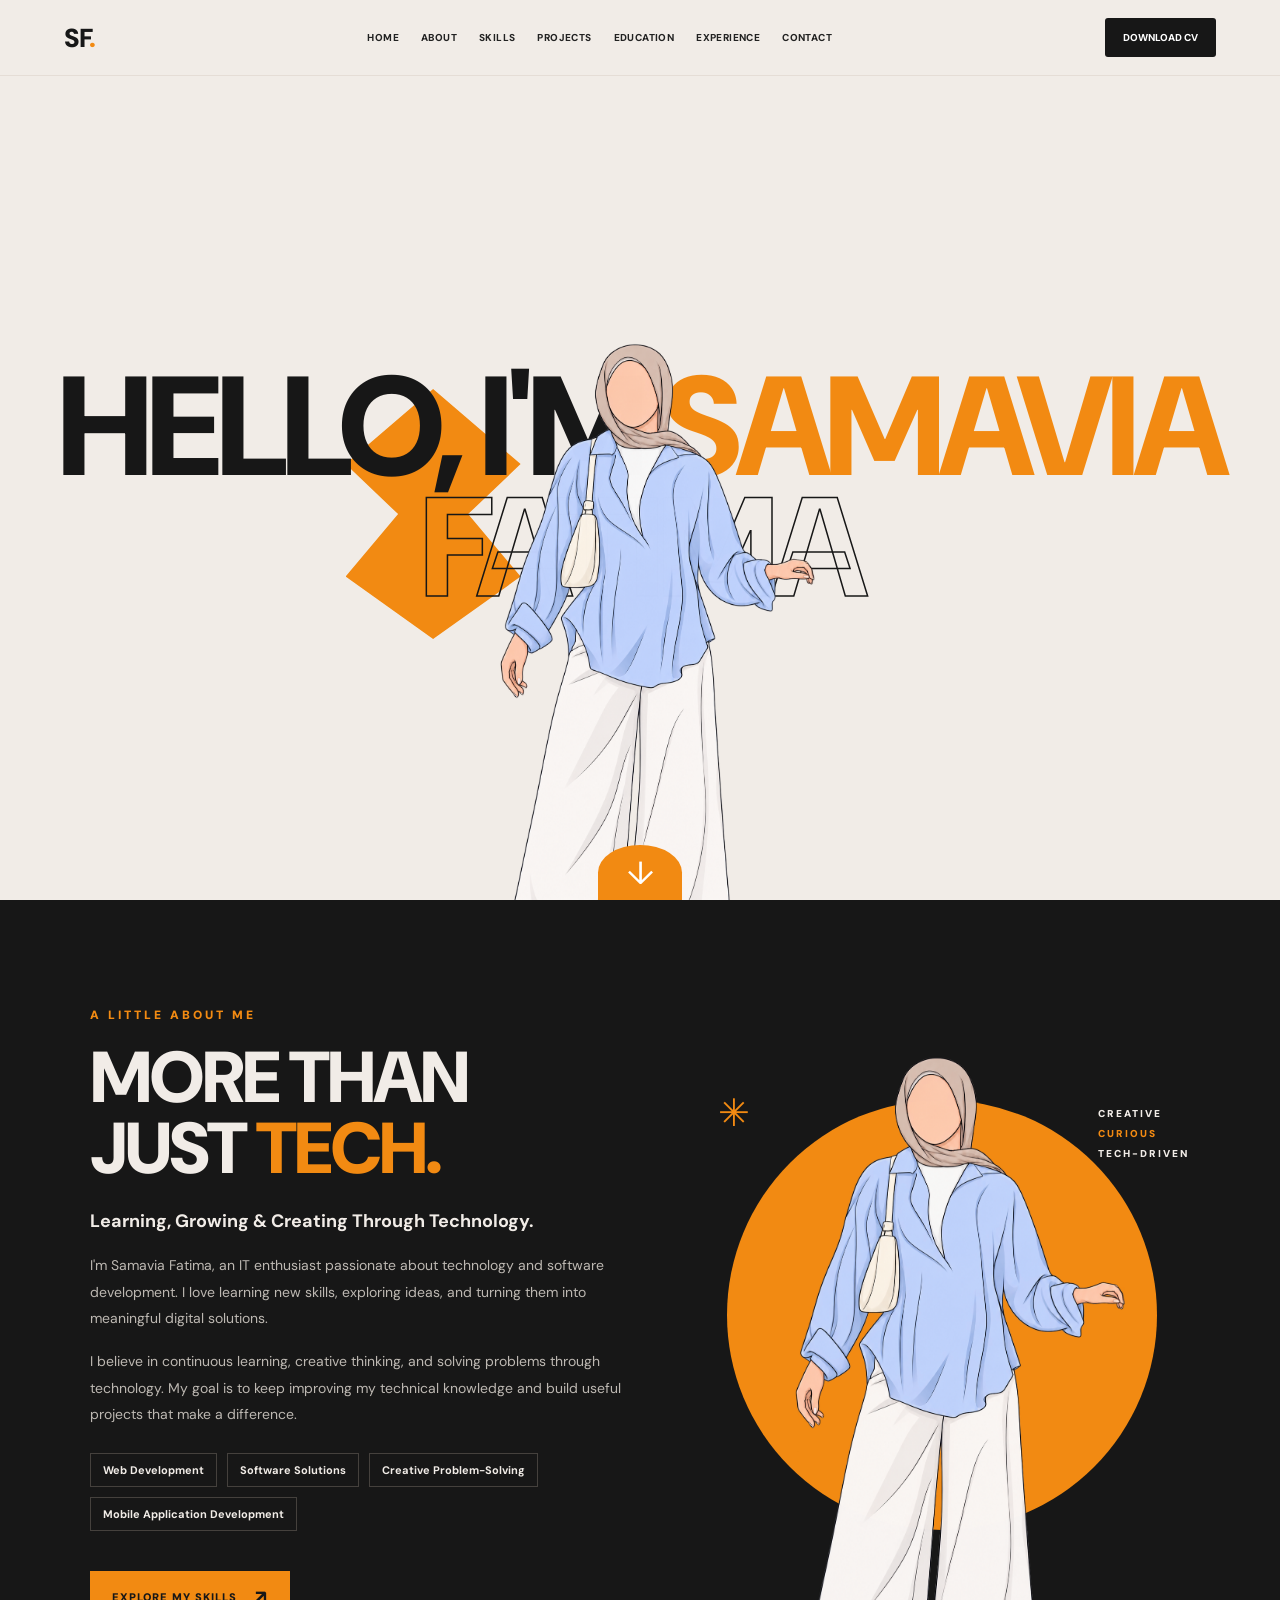
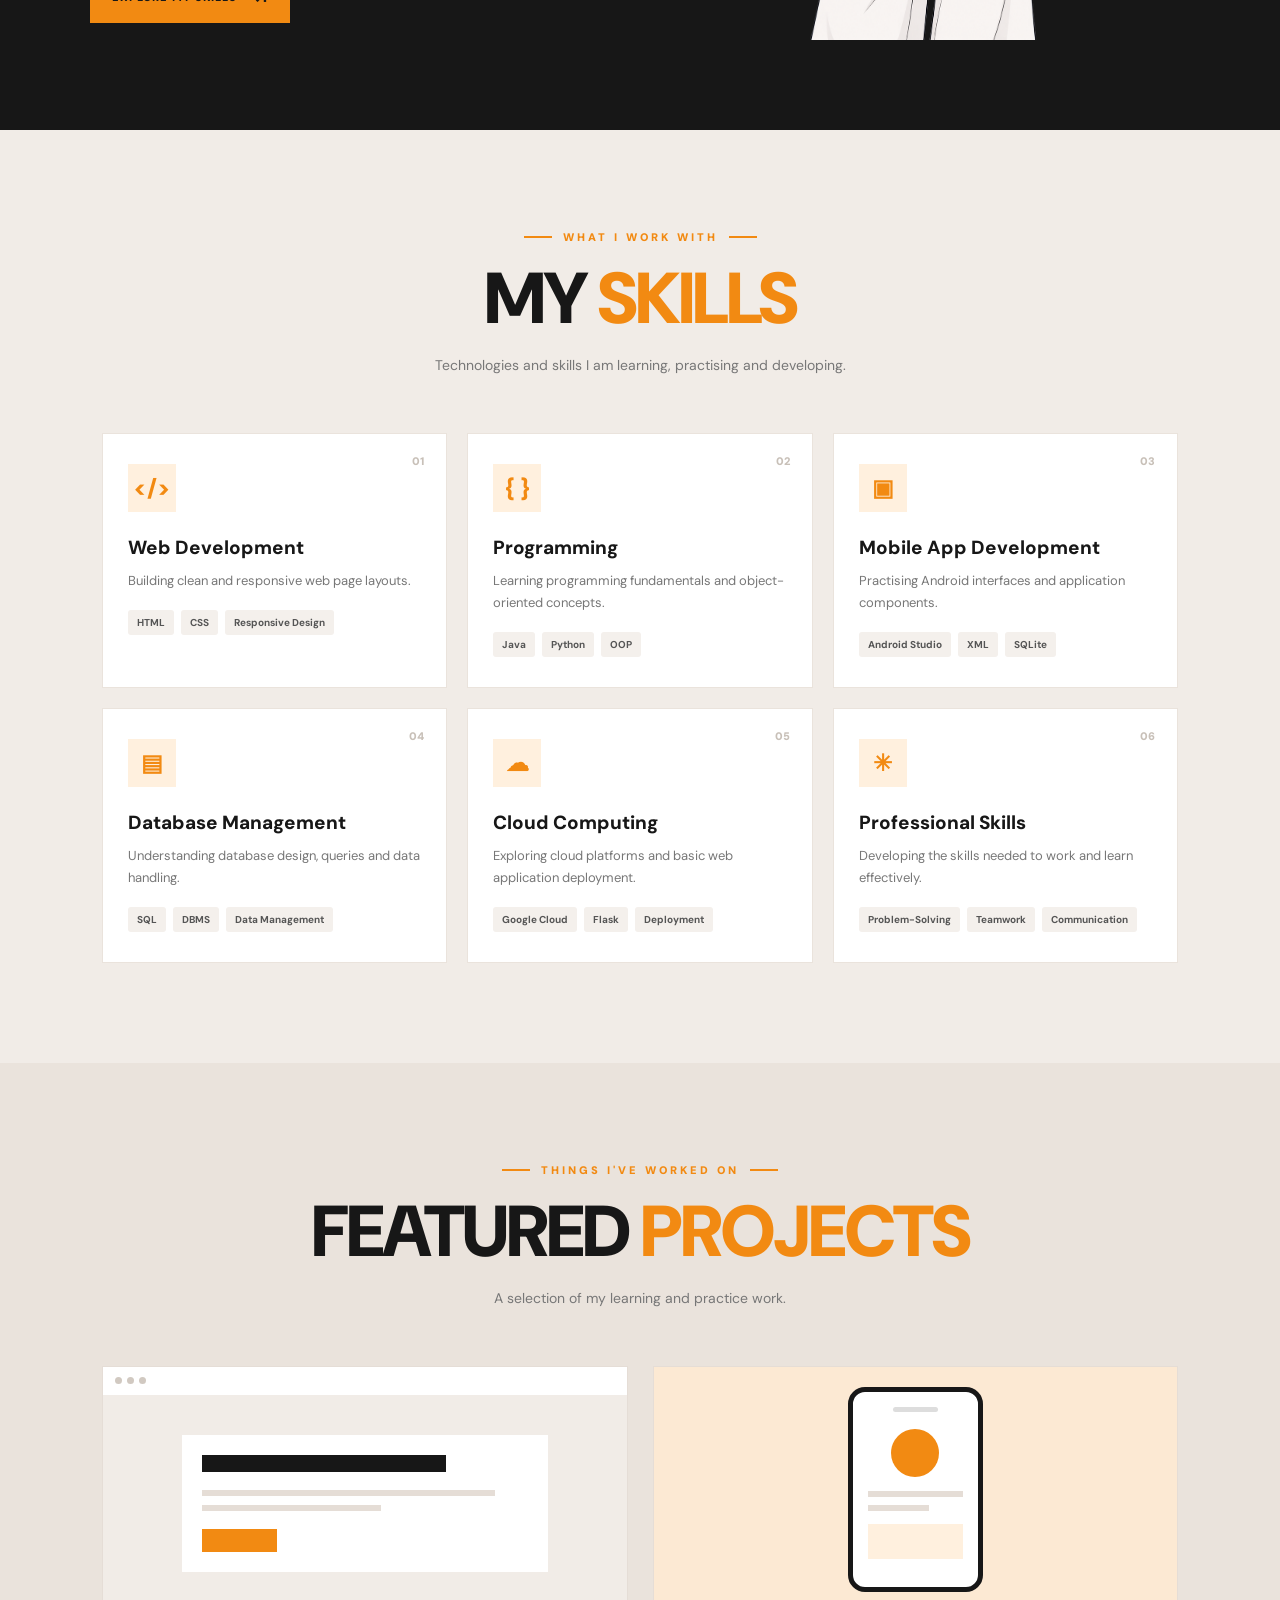
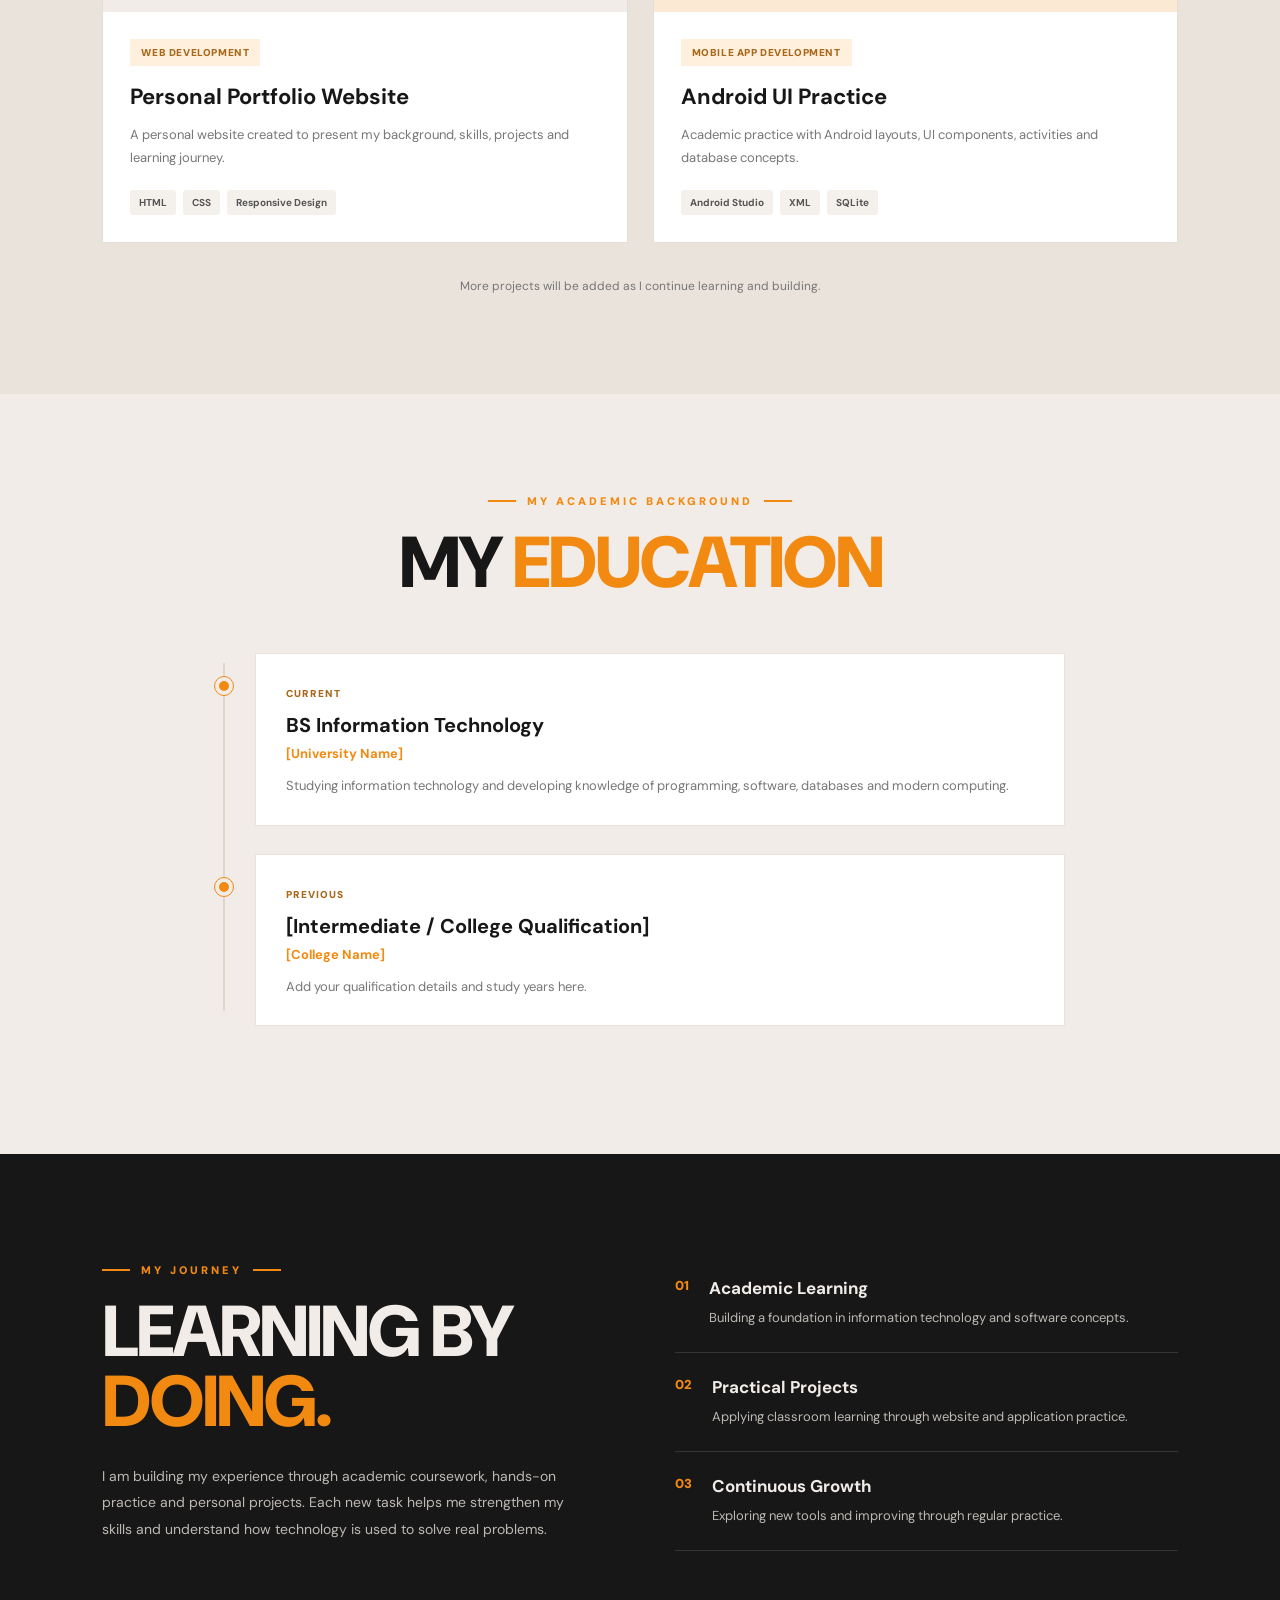
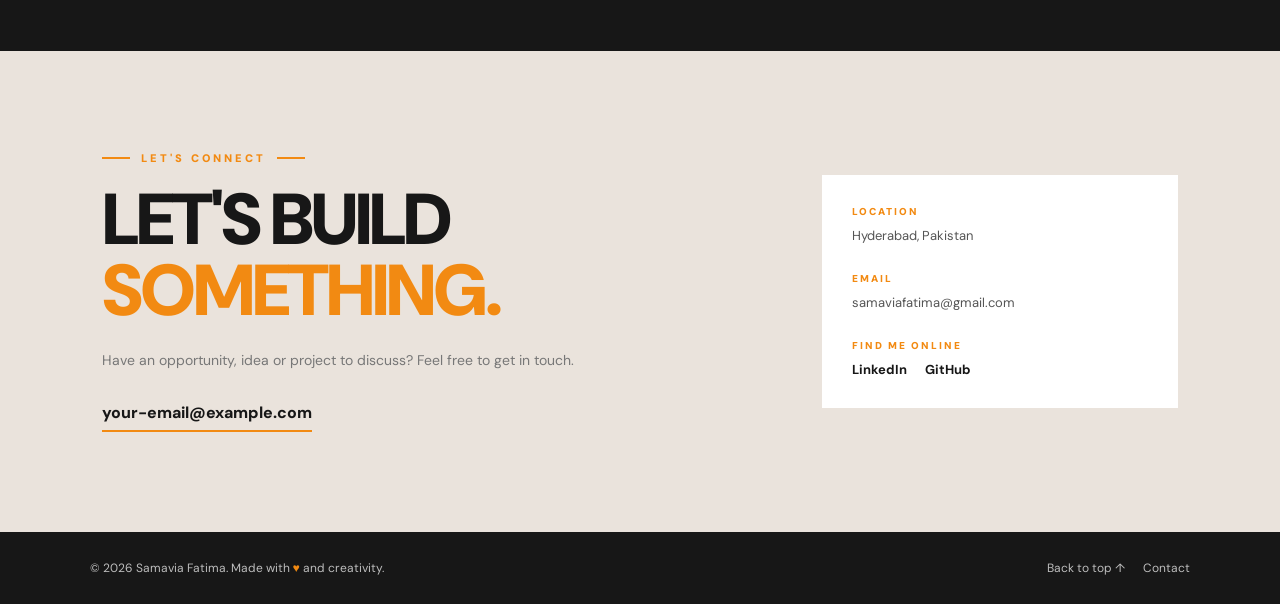
<file: index.html>
<!DOCTYPE html>
<html lang="en">
<head>
    <meta charset="UTF-8">
    <meta name="viewport" content="width=device-width, initial-scale=1.0">
    <meta name="description" content="Samavia Fatima's personal portfolio showcasing skills, projects, education and experience in information technology.">
    <title>Samavia Fatima | Portfolio</title>
    <link rel="preconnect" href="https://fonts.googleapis.com">
    <link rel="preconnect" href="https://fonts.gstatic.com" crossorigin>
    <link href="https://fonts.googleapis.com/css2?family=DM+Sans:wght@400;500;600;700;800;900&display=swap" rel="stylesheet">
    <link rel="stylesheet" href="style.css">
</head>
<body>

    <!-- HEADER -->
    <header class="site-header">
        <a href="#home" class="logo">SF<span>.</span></a>

        <nav aria-label="Main navigation">
            <a href="#home">HOME</a>
            <a href="#about">ABOUT</a>
            <a href="#skills">SKILLS</a>
            <a href="#projects">PROJECTS</a>
            <a href="#education">EDUCATION</a>
            <a href="#experience">EXPERIENCE</a>
            <a href="#contact">CONTACT</a>
        </nav>

        <a href="CV/index.html" class="cv-button" target="_blank">
    DOWNLOAD CV
</a>
    </header>

    <main>
        <!-- HERO: ORIGINAL FRONT-PAGE DESIGN -->
        <section class="hero" id="home">
            <div class="orange-shape"></div>

            <h1 class="hero-heading">
                <span class="line">HELLO, I'M <span class="orange-text">SAMAVIA</span></span>
                <span class="line outline">FATIMA</span>
            </h1>

            <img src="images/samavia.png" alt="Illustration of Samavia Fatima" class="hero-image">

            <a href="#about" class="scroll-indicator" aria-label="Scroll to About">↓</a>
        </section>

        <!-- ABOUT -->
        <section class="about section" id="about">
            <div class="about-container">
                <div class="about-content">
                    <p class="about-label">A LITTLE ABOUT ME</p>
                    <h2 class="section-heading">MORE THAN<br>JUST <span>TECH.</span></h2>
                    <h3 class="about-subheading">Learning, Growing &amp; Creating Through Technology.</h3>

                    <p class="about-description">
                        I'm Samavia Fatima, an IT enthusiast passionate about technology and software development.
                        I love learning new skills, exploring ideas, and turning them into meaningful digital solutions.
                    </p>

                    <p class="about-description">
                        I believe in continuous learning, creative thinking, and solving problems through technology.
                        My goal is to keep improving my technical knowledge and build useful projects that make a difference.
                    </p>

                    <div class="about-highlights">
                        <span>Web Development</span>
                        <span>Software Solutions</span>
                        <span>Creative Problem-Solving</span>
                        <span>Mobile Application Development</span>
                    </div>

                    <a href="#skills" class="primary-button">EXPLORE MY SKILLS <span>↗</span></a>
                </div>

                <div class="about-visual">
                    <div class="about-orange-circle"></div>
                    <span class="about-star">✳</span>
                    <div class="about-image-frame">
                        <img src="images/samavia-transparent.png" alt="Samavia Fatima illustration">
                    </div>
                    <div class="about-side-note">
                        <span>CREATIVE</span>
                        <span class="orange-text">CURIOUS</span>
                        <span>TECH-DRIVEN</span>
                    </div>
                </div>
            </div>
        </section>

        <!-- SKILLS -->
        <section class="skills section" id="skills">
            <div class="section-top">
                <p class="section-label"><span></span> WHAT I WORK WITH <span></span></p>
                <h2 class="section-heading">MY <span>SKILLS</span></h2>
                <p class="section-description">Technologies and skills I am learning, practising and developing.</p>
            </div>

            <div class="skills-grid">
                <article class="skill-card">
                    <span class="skill-number">01</span>
                    <div class="skill-icon">&lt;/&gt;</div>
                    <h3>Web Development</h3>
                    <p>Building clean and responsive web page layouts.</p>
                    <div class="skill-tags"><span>HTML</span><span>CSS</span><span>Responsive Design</span></div>
                </article>

                <article class="skill-card">
                    <span class="skill-number">02</span>
                    <div class="skill-icon">{ }</div>
                    <h3>Programming</h3>
                    <p>Learning programming fundamentals and object-oriented concepts.</p>
                    <div class="skill-tags"><span>Java</span><span>Python</span><span>OOP</span></div>
                </article>

                <article class="skill-card">
                    <span class="skill-number">03</span>
                    <div class="skill-icon">▣</div>
                    <h3>Mobile App Development</h3>
                    <p>Practising Android interfaces and application components.</p>
                    <div class="skill-tags"><span>Android Studio</span><span>XML</span><span>SQLite</span></div>
                </article>

                <article class="skill-card">
                    <span class="skill-number">04</span>
                    <div class="skill-icon">▤</div>
                    <h3>Database Management</h3>
                    <p>Understanding database design, queries and data handling.</p>
                    <div class="skill-tags"><span>SQL</span><span>DBMS</span><span>Data Management</span></div>
                </article>

                <article class="skill-card">
                    <span class="skill-number">05</span>
                    <div class="skill-icon">☁</div>
                    <h3>Cloud Computing</h3>
                    <p>Exploring cloud platforms and basic web application deployment.</p>
                    <div class="skill-tags"><span>Google Cloud</span><span>Flask</span><span>Deployment</span></div>
                </article>

                <article class="skill-card">
                    <span class="skill-number">06</span>
                    <div class="skill-icon">✳</div>
                    <h3>Professional Skills</h3>
                    <p>Developing the skills needed to work and learn effectively.</p>
                    <div class="skill-tags"><span>Problem-Solving</span><span>Teamwork</span><span>Communication</span></div>
                </article>
            </div>
        </section>

        <!-- PROJECTS -->
        <section class="projects section" id="projects">
            <div class="section-top">
                <p class="section-label"><span></span> THINGS I'VE WORKED ON <span></span></p>
                <h2 class="section-heading">FEATURED <span>PROJECTS</span></h2>
                <p class="section-description">A selection of my learning and practice work.</p>
            </div>

            <div class="projects-grid">
                <article class="project-card">
                    <div class="project-preview portfolio-preview">
                        <div class="mock-browser"><span></span><span></span><span></span></div>
                        <div class="mock-content">
                            <div class="mock-heading"></div>
                            <div class="mock-line"></div>
                            <div class="mock-line short"></div>
                            <div class="mock-button"></div>
                        </div>
                    </div>
                    <div class="project-info">
                        <span class="project-category">WEB DEVELOPMENT</span>
                        <h3>Personal Portfolio Website</h3>
                        <p>A personal website created to present my background, skills, projects and learning journey.</p>
                        <div class="project-tags"><span>HTML</span><span>CSS</span><span>Responsive Design</span></div>
                    </div>
                </article>

                <article class="project-card">
                    <div class="project-preview app-preview">
                        <div class="app-screen">
                            <div class="app-top"></div>
                            <div class="app-circle"></div>
                            <div class="app-line"></div>
                            <div class="app-line small"></div>
                            <div class="app-block"></div>
                        </div>
                    </div>
                    <div class="project-info">
                        <span class="project-category">MOBILE APP DEVELOPMENT</span>
                        <h3>Android UI Practice</h3>
                        <p>Academic practice with Android layouts, UI components, activities and database concepts.</p>
                        <div class="project-tags"><span>Android Studio</span><span>XML</span><span>SQLite</span></div>
                    </div>
                </article>
            </div>

            <p class="project-note">More projects will be added as I continue learning and building.</p>
        </section>

        <!-- EDUCATION -->
        <section class="education section" id="education">
            <div class="section-top">
                <p class="section-label"><span></span> MY ACADEMIC BACKGROUND <span></span></p>
                <h2 class="section-heading">MY <span>EDUCATION</span></h2>
            </div>

            <div class="timeline">
                <article class="timeline-item">
                    <span class="timeline-dot"></span>
                    <div class="timeline-card">
                        <span class="timeline-date">CURRENT</span>
                        <h3>BS Information Technology</h3>
                        <h4>[University Name]</h4>
                        <p>Studying information technology and developing knowledge of programming, software, databases and modern computing.</p>
                    </div>
                </article>

                <article class="timeline-item">
                    <span class="timeline-dot"></span>
                    <div class="timeline-card">
                        <span class="timeline-date">PREVIOUS</span>
                        <h3>[Intermediate / College Qualification]</h3>
                        <h4>[College Name]</h4>
                        <p>Add your qualification details and study years here.</p>
                    </div>
                </article>
            </div>
        </section>

        <!-- EXPERIENCE -->
        <section class="experience section" id="experience">
            <div class="experience-content">
                <div>
                    <p class="section-label"><span></span> MY JOURNEY <span></span></p>
                    <h2 class="section-heading">LEARNING BY<br><span>DOING.</span></h2>
                    <p class="experience-description">
                        I am building my experience through academic coursework, hands-on practice and personal projects.
                        Each new task helps me strengthen my skills and understand how technology is used to solve real problems.
                    </p>
                </div>

                <div class="experience-points">
                    <article class="experience-point">
                        <span>01</span>
                        <div><h3>Academic Learning</h3><p>Building a foundation in information technology and software concepts.</p></div>
                    </article>
                    <article class="experience-point">
                        <span>02</span>
                        <div><h3>Practical Projects</h3><p>Applying classroom learning through website and application practice.</p></div>
                    </article>
                    <article class="experience-point">
                        <span>03</span>
                        <div><h3>Continuous Growth</h3><p>Exploring new tools and improving through regular practice.</p></div>
                    </article>
                </div>
            </div>
        </section>

        <!-- CONTACT -->
        <section class="contact section" id="contact">
            <div class="contact-container">
                <div class="contact-content">
                    <p class="section-label"><span></span> LET'S CONNECT <span></span></p>
                    <h2 class="section-heading">LET'S BUILD<br><span>SOMETHING.</span></h2>
                    <p>Have an opportunity, idea or project to discuss? Feel free to get in touch.</p>
                    <a class="contact-email" href="mailto:your-email@example.com">your-email@example.com</a>
                </div>

                <div class="contact-details">
                    <div><span>LOCATION</span><p>Hyderabad, Pakistan</p></div>
                    <div><span>EMAIL</span><p>samaviafatima@gmail.com</p></div>
                    <div><span>FIND ME ONLINE</span>
                        <p>
                            <a href="https://www.linkedin.com/" target="_blank" rel="noopener">LinkedIn</a>
                            <a href="https://github.com/" target="_blank" rel="noopener">GitHub</a>
                        </p>
                    </div>
                </div>
            </div>
        </section>
    </main>

    <!-- FOOTER -->
    <footer>
        <p>© 2026 Samavia Fatima. Made with <span>♥</span> and creativity.</p>
        <div class="footer-links">
            <a href="#home">Back to top ↑</a>
            <a href="#contact">Contact</a>
        </div>
    </footer>

</body>
</html>
</file>
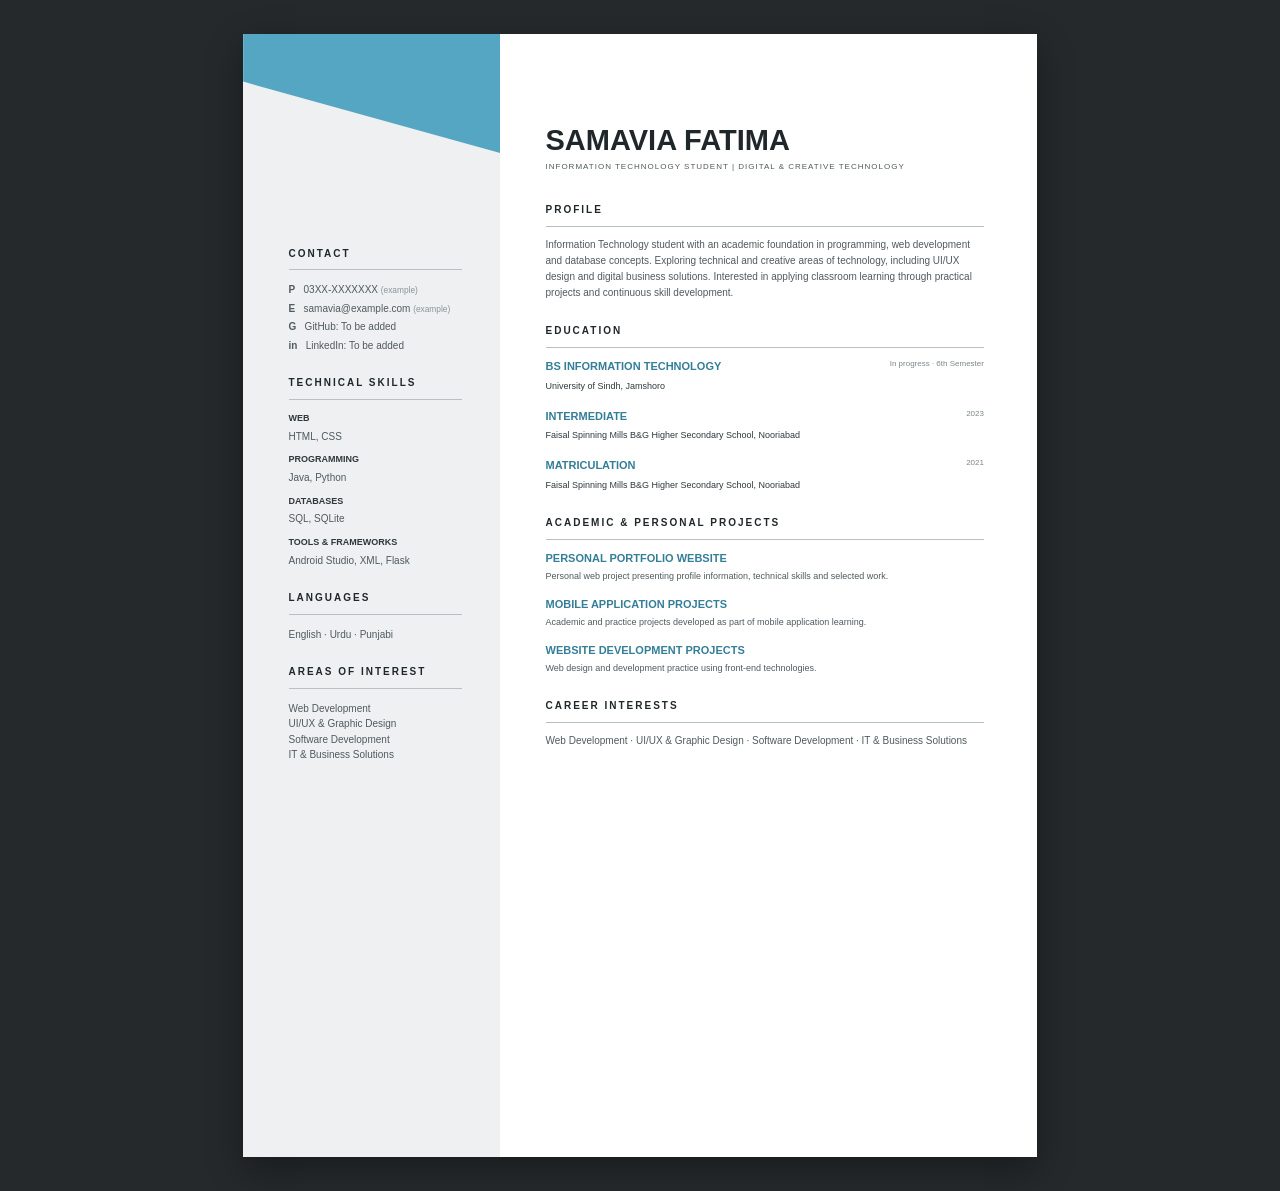
<file: CV/index.html>
<!DOCTYPE html>
<html lang="en">
<head>
    <meta charset="UTF-8">
    <meta name="viewport" content="width=device-width, initial-scale=1.0">
    <title>Samavia Fatima | CV</title>
    <link rel="stylesheet" href="style.css">
</head>

<body>

<main class="cv">

    <!-- LEFT SIDEBAR -->
    <aside class="sidebar">

        <div class="blue-shape"></div>

        <section>
            <h2>Contact</h2>
            <p><b>P</b> &nbsp; 03XX-XXXXXXX <small>(example)</small></p>
            <p><b>E</b> &nbsp; samavia@example.com <small>(example)</small></p>
            <p><b>G</b> &nbsp; GitHub: To be added</p>
            <p><b>in</b> &nbsp; LinkedIn: To be added</p>
        </section>

        <section>
            <h2>Technical Skills</h2>

            <h3>Web</h3>
            <p>HTML, CSS</p>

            <h3>Programming</h3>
            <p>Java, Python</p>

            <h3>Databases</h3>
            <p>SQL, SQLite</p>

            <h3>Tools &amp; Frameworks</h3>
            <p>Android Studio, XML, Flask</p>
        </section>

        <section>
            <h2>Languages</h2>
            <p>English · Urdu · Punjabi</p>
        </section>

        <section>
            <h2>Areas of Interest</h2>
            <p>
                Web Development<br>
                UI/UX &amp; Graphic Design<br>
                Software Development<br>
                IT &amp; Business Solutions
            </p>
        </section>

    </aside>

    <!-- RIGHT MAIN SECTION -->
    <article class="main">

        <header>
            <h1>Samavia Fatima</h1>
            <p class="tagline">
                INFORMATION TECHNOLOGY STUDENT |
                DIGITAL &amp; CREATIVE TECHNOLOGY
            </p>
        </header>

        <section>
            <h2>Profile</h2>
            <p>
                Information Technology student with an academic foundation
                in programming, web development and database concepts.
                Exploring technical and creative areas of technology,
                including UI/UX design and digital business solutions.
                Interested in applying classroom learning through practical
                projects and continuous skill development.
            </p>
        </section>

        <section>
            <h2>Education</h2>

            <div class="entry">
                <div>
                    <h3>BS Information Technology</h3>
                    <b>University of Sindh, Jamshoro</b>
                </div>
                <time>In progress · 6th Semester</time>
            </div>

            <div class="entry">
                <div>
                    <h3>Intermediate</h3>
                    <b>Faisal Spinning Mills B&amp;G Higher Secondary School, Nooriabad</b>
                </div>
                <time>2023</time>
            </div>

            <div class="entry">
                <div>
                    <h3>Matriculation</h3>
                    <b>Faisal Spinning Mills B&amp;G Higher Secondary School, Nooriabad</b>
                </div>
                <time>2021</time>
            </div>
        </section>

        <section>
            <h2>Academic &amp; Personal Projects</h2>

            <div class="project">
                <h3>Personal Portfolio Website</h3>
                <p>
                    Personal web project presenting profile information,
                    technical skills and selected work.
                </p>
            </div>

            <div class="project">
                <h3>Mobile Application Projects</h3>
                <p>
                    Academic and practice projects developed as part of
                    mobile application learning.
                </p>
            </div>

            <div class="project">
                <h3>Website Development Projects</h3>
                <p>
                    Web design and development practice using
                    front-end technologies.
                </p>
            </div>
        </section>

        <section>
            <h2>Career Interests</h2>
            <p>
                Web Development · UI/UX &amp; Graphic Design ·
                Software Development · IT &amp; Business Solutions
            </p>
        </section>

    </article>

</main>

</body>
</html>
</file>
<file: style.css>
/* =========================================
   SAMAVIA FATIMA - PERSONAL PORTFOLIO
   Original Hero Design + Complete Portfolio
========================================= */

:root {
    --cream: #F1ECE7;
    --black: #171717;
    --orange: #F28A12;
    --grey: #BDB8B2;
    --white: #FFFFFF;
}

* {
    margin: 0;
    padding: 0;
    box-sizing: border-box;
}

html {
    scroll-behavior: smooth;
    scroll-padding-top: 85px;
}

body {
    font-family: 'DM Sans', sans-serif;
    background: var(--cream);
    color: var(--black);
    overflow-x: hidden;
}

a {
    -webkit-tap-highlight-color: transparent;
}

.section {
    width: 100%;
    scroll-margin-top: 75px;
}

/* NAVIGATION */

.site-header {
    min-height: 76px;
    padding: 12px 5%;
    display: flex;
    justify-content: space-between;
    align-items: center;
    gap: 25px;
    background: var(--cream);
    border-bottom: 1px solid #E5DDD6;
    position: relative;
    z-index: 10;
}

.logo {
    font-size: 26px;
    font-weight: 900;
    text-decoration: none;
    color: var(--black);
    letter-spacing: -1.5px;
    flex-shrink: 0;
}

.logo span {
    color: var(--orange);
}

.site-header nav {
    display: flex;
    align-items: center;
    justify-content: center;
    gap: 22px;
    flex-wrap: wrap;
}

.site-header nav a {
    text-decoration: none;
    color: #222;
    font-size: 10px;
    font-weight: 800;
    letter-spacing: .4px;
    transition: color .3s ease;
}

.site-header nav a:hover {
    color: var(--orange);
}

.cv-button {
    background: var(--black);
    color: var(--white);
    padding: 13px 18px;
    text-decoration: none;
    font-size: 10px;
    font-weight: 800;
    border-radius: 3px;
    white-space: nowrap;
    transition: .3s ease;
}

.cv-button:hover {
    background: var(--orange);
    color: var(--black);
}

/* HERO - ORIGINAL FRONT PAGE */

.hero {
    min-height: 660px;
    height: calc(100svh - 76px);
    position: relative;
    display: flex;
    justify-content: center;
    align-items: center;
    background: var(--cream);
    isolation: isolate;
    overflow: hidden;
}

.hero-heading {
    position: relative;
    z-index: 2;
    width: 100%;
    text-align: center;
    font-size: clamp(65px, 11vw, 145px);
    font-weight: 900;
    line-height: .86;
    letter-spacing: -7px;
}

.hero-heading .line {
    display: block;
    white-space: nowrap;
}

.hero-heading .line:first-child {
    color: var(--black);
}

.hero-heading .orange-text {
    color: var(--orange);
}

.hero-heading .outline {
    color: transparent;
    -webkit-text-stroke: 1.5px var(--black);
}

.orange-shape {
    position: absolute;
    z-index: 0;
    width: 175px;
    height: 250px;
    background: var(--orange);
    left: 27%;
    top: 38%;
    clip-path: polygon(
        50% 0, 100% 30%, 70% 50%, 100% 75%,
        50% 100%, 0 75%, 30% 50%, 0 30%
    );
}

.hero-image {
    position: absolute;
    z-index: 3;
    bottom: 0;
    left: 50%;
    transform: translateX(-50%);
    height: min(75svh, 620px);
    max-width: 48%;
    object-fit: contain;
    object-position: bottom;
    display: block;
}

.scroll-indicator {
    position: absolute;
    z-index: 4;
    bottom: 0;
    left: 50%;
    transform: translateX(-50%);
    width: 84px;
    height: 55px;
    display: flex;
    align-items: center;
    justify-content: center;
    background: var(--orange);
    color: white;
    border-radius: 50% 50% 0 0;
    font-size: 32px;
    text-decoration: none;
    transition: .3s ease;
}

.scroll-indicator:hover {
    height: 68px;
}

.hero-side-text {
    position: absolute;
    left: 25px;
    bottom: 35px;
    writing-mode: vertical-rl;
    transform: rotate(180deg);
    font-size: 9px;
    font-weight: 800;
    letter-spacing: 2px;
    color: #777;
}

/* COMMON HEADINGS */

.section-top {
    text-align: center;
    margin: 0 auto 55px;
    max-width: 700px;
}

.section-label {
    display: flex;
    align-items: center;
    gap: 11px;
    color: var(--orange);
    font-size: 11px;
    font-weight: 900;
    letter-spacing: 3px;
    margin-bottom: 20px;
}

.section-top .section-label {
    justify-content: center;
}

.section-label span {
    display: inline-block;
    width: 28px;
    height: 2px;
    background: var(--orange);
}

.section-heading {
    font-size: clamp(42px, 6vw, 72px);
    font-weight: 900;
    letter-spacing: -3px;
    line-height: .98;
}

.section-heading span {
    color: var(--orange);
}

.section-description {
    color: #777;
    font-size: 14px;
    line-height: 1.8;
    margin-top: 18px;
}

/* ABOUT */

.about {
    position: relative;
    width: 100%;
    min-height: 680px;
    padding: 90px 7%;
    background: var(--black);
    color: var(--cream);
    overflow: hidden;
    display: flex;
    align-items: center;
}

.about-container {
    width: 100%;
    max-width: 1250px;
    margin: auto;
    display: grid;
    grid-template-columns: 1.05fr .95fr;
    align-items: center;
    gap: 55px;
}

.about-content {
    position: relative;
    z-index: 2;
    max-width: 620px;
}

.about-label {
    color: var(--orange);
    font-size: 12px;
    font-weight: 900;
    letter-spacing: 3px;
    margin-bottom: 20px;
}

.about .section-heading {
    margin-bottom: 24px;
}

.about-subheading {
    font-size: 18px;
    font-weight: 700;
    line-height: 1.5;
    margin-bottom: 17px;
}

.about-description {
    max-width: 550px;
    color: var(--grey);
    font-size: 14px;
    line-height: 1.9;
    margin-bottom: 16px;
}

.about-highlights {
    display: flex;
    flex-wrap: wrap;
    gap: 10px;
    margin: 25px 0;
}

.about-highlights span {
    border: 1px solid #45413D;
    color: var(--cream);
    padding: 9px 12px;
    font-size: 11px;
    font-weight: 700;
}

.primary-button {
    display: inline-flex;
    align-items: center;
    gap: 18px;
    margin-top: 15px;
    padding: 14px 22px;
    background: var(--orange);
    color: var(--black);
    text-decoration: none;
    font-size: 11px;
    font-weight: 900;
    letter-spacing: 1px;
    transition: .3s ease;
}

.primary-button span {
    font-size: 18px;
}

.primary-button:hover {
    background: var(--cream);
    transform: translateY(-3px);
}

.about-visual {
    position: relative;
    min-width: 0;
    min-height: 510px;
    display: flex;
    align-items: flex-end;
    justify-content: center;
}

.about-orange-circle {
    position: absolute;
    width: min(88%, 430px);
    aspect-ratio: 1;
    border-radius: 50%;
    background: var(--orange);
    top: 50%;
    left: 50%;
    transform: translate(-50%, -50%);
}

.about-image-frame {
    position: relative;
    z-index: 1;
    width: 100%;
    height: 100%;
    display: flex;
    align-items: flex-end;
    justify-content: center;
}

.about-image-frame img {
    display: block;
    width: 110%;
    max-width: 560px;
    max-height: 650px;
    height: auto;
    object-fit: contain;
    object-position: bottom;
}

.about-side-note {
    position: absolute;
    z-index: 3;
    right: 0;
    top: 18%;
    display: flex;
    flex-direction: column;
    gap: 7px;
    font-size: 10px;
    font-weight: 900;
    letter-spacing: 2px;
}

.orange-text {
    color: var(--orange);
}

.about-star {
    position: absolute;
    z-index: 3;
    top: 15%;
    left: 5%;
    color: var(--orange);
    font-size: 38px;
}

/* SKILLS */

.skills {
    padding: 100px 8%;
    background: var(--cream);
}

.skills-grid {
    width: 100%;
    max-width: 1200px;
    margin: auto;
    display: grid;
    grid-template-columns: repeat(3, 1fr);
    gap: 20px;
}

.skill-card {
    position: relative;
    min-height: 245px;
    padding: 30px 25px;
    background: #fff;
    border: 1px solid #EAE3DC;
    transition: transform .3s ease, box-shadow .3s ease;
}

.skill-card:hover {
    transform: translateY(-7px);
    box-shadow: 0 15px 35px #0000000D;
}

.skill-number {
    position: absolute;
    top: 20px;
    right: 22px;
    color: #C8C0B8;
    font-size: 11px;
    font-weight: 900;
}

.skill-icon {
    width: 48px;
    height: 48px;
    display: flex;
    align-items: center;
    justify-content: center;
    background: #FFF0DE;
    color: var(--orange);
    font-size: 23px;
    font-weight: 900;
    margin-bottom: 23px;
}

.skill-card h3 {
    font-size: 19px;
    font-weight: 800;
    margin-bottom: 10px;
}

.skill-card p {
    color: #777;
    font-size: 13px;
    line-height: 1.7;
    margin-bottom: 18px;
}

.skill-tags,
.project-tags {
    display: flex;
    flex-wrap: wrap;
    gap: 7px;
}

.skill-tags span,
.project-tags span {
    background: #F4F0EC;
    color: #555;
    padding: 6px 9px;
    font-size: 10px;
    font-weight: 700;
    border-radius: 3px;
}

/* PROJECTS */

.projects {
    padding: 100px 8%;
    background: #EAE3DC;
}

.projects-grid {
    max-width: 1100px;
    margin: auto;
    display: grid;
    grid-template-columns: repeat(2, 1fr);
    gap: 25px;
}

.project-card {
    background: #fff;
    overflow: hidden;
    border: 1px solid #E5DDD6;
    transition: transform .3s ease, box-shadow .3s ease;
}

.project-card:hover {
    transform: translateY(-6px);
    box-shadow: 0 15px 35px #00000012;
}

.project-preview {
    height: 245px;
    display: flex;
    align-items: center;
    justify-content: center;
    overflow: hidden;
}

.portfolio-preview {
    background: #F1ECE7;
    position: relative;
    padding-top: 28px;
}

.mock-browser {
    position: absolute;
    top: 0;
    left: 0;
    width: 100%;
    height: 28px;
    background: #fff;
    display: flex;
    align-items: center;
    gap: 5px;
    padding: 0 12px;
}

.mock-browser span {
    width: 7px;
    height: 7px;
    border-radius: 50%;
    background: #D1C9C1;
}

.mock-content {
    width: 70%;
    padding: 20px;
    background: #fff;
}

.mock-heading {
    width: 75%;
    height: 17px;
    background: var(--black);
    margin-bottom: 18px;
}

.mock-line {
    width: 90%;
    height: 6px;
    background: #E5DDD6;
    margin-bottom: 9px;
}

.mock-line.short {
    width: 55%;
}

.mock-button {
    width: 75px;
    height: 23px;
    background: var(--orange);
    margin-top: 18px;
}

.app-preview {
    background: #FCE9D3;
}

.app-screen {
    width: 135px;
    height: 205px;
    padding: 15px;
    background: #fff;
    border: 5px solid var(--black);
    border-radius: 17px;
}

.app-top {
    width: 45px;
    height: 5px;
    background: #DDD;
    border-radius: 5px;
    margin: 0 auto 17px;
}

.app-circle {
    width: 48px;
    height: 48px;
    background: var(--orange);
    border-radius: 50%;
    margin: 0 auto 14px;
}

.app-line {
    width: 100%;
    height: 6px;
    background: #E5DDD6;
    margin-bottom: 8px;
}

.app-line.small {
    width: 65%;
}

.app-block {
    height: 35px;
    background: #FFF0DE;
    margin-top: 13px;
}

.project-info {
    padding: 27px;
}

.project-category {
    display: inline-block;
    color: #A9691C;
    background: #FFF0DE;
    padding: 7px 11px;
    font-size: 10px;
    font-weight: 900;
    letter-spacing: .6px;
    margin-bottom: 16px;
}

.project-info h3 {
    font-size: 22px;
    margin-bottom: 12px;
}

.project-info p {
    color: #777;
    font-size: 13px;
    line-height: 1.8;
    margin-bottom: 20px;
}

.project-note {
    text-align: center;
    color: #777;
    font-size: 12px;
    margin-top: 35px;
}

/* EDUCATION */

.education {
    padding: 100px 8%;
    background: var(--cream);
}

.timeline {
    max-width: 850px;
    margin: auto;
    position: relative;
}

.timeline::before {
    content: "";
    position: absolute;
    left: 8px;
    top: 10px;
    bottom: 15px;
    width: 2px;
    background: #E2D5C9;
}

.timeline-item {
    position: relative;
    padding-left: 40px;
    margin-bottom: 28px;
}

.timeline-dot {
    position: absolute;
    left: 0;
    top: 24px;
    width: 18px;
    height: 18px;
    border-radius: 50%;
    background: var(--orange);
    border: 4px solid var(--cream);
    outline: 1px solid var(--orange);
}

.timeline-card {
    padding: 27px 30px;
    background: #fff;
    border: 1px solid #EAE3DC;
}

.timeline-date {
    display: inline-block;
    color: #A9691C;
    font-size: 10px;
    font-weight: 900;
    letter-spacing: 1px;
    margin-bottom: 12px;
}

.timeline-card h3 {
    font-size: 20px;
    margin-bottom: 7px;
}

.timeline-card h4 {
    color: var(--orange);
    font-size: 13px;
    margin-bottom: 12px;
}

.timeline-card p {
    color: #777;
    font-size: 13px;
    line-height: 1.8;
}

/* EXPERIENCE */

.experience {
    padding: 100px 8%;
    background: var(--black);
    color: var(--cream);
}

.experience-content {
    max-width: 1150px;
    margin: auto;
    display: grid;
    grid-template-columns: 1fr 1fr;
    gap: 70px;
    align-items: center;
}

.experience-description {
    max-width: 480px;
    color: var(--grey);
    font-size: 14px;
    line-height: 1.9;
    margin-top: 25px;
}

.experience-points {
    display: flex;
    flex-direction: column;
}

.experience-point {
    display: flex;
    gap: 20px;
    padding: 23px 0;
    border-bottom: 1px solid #353535;
}

.experience-point > span {
    color: var(--orange);
    font-size: 13px;
    font-weight: 900;
}

.experience-point h3 {
    font-size: 17px;
    margin-bottom: 8px;
}

.experience-point p {
    color: var(--grey);
    font-size: 13px;
    line-height: 1.7;
}

/* CONTACT */

.contact {
    padding: 100px 8%;
    background: #EAE3DC;
}

.contact-container {
    max-width: 1100px;
    margin: auto;
    display: grid;
    grid-template-columns: 1.3fr .7fr;
    gap: 60px;
    align-items: center;
}

.contact-content > p:not(.section-label) {
    max-width: 500px;
    color: #777;
    font-size: 14px;
    line-height: 1.8;
    margin-top: 22px;
}

.contact-email {
    display: inline-block;
    color: var(--black);
    font-size: 16px;
    font-weight: 800;
    text-decoration: none;
    border-bottom: 2px solid var(--orange);
    padding-bottom: 7px;
    margin-top: 28px;
}

.contact-details {
    display: flex;
    flex-direction: column;
    gap: 28px;
    padding: 30px;
    background: #fff;
}

.contact-details span {
    display: block;
    color: var(--orange);
    font-size: 10px;
    font-weight: 900;
    letter-spacing: 2px;
    margin-bottom: 9px;
}

.contact-details p {
    color: #555;
    font-size: 13px;
}

.contact-details a {
    color: var(--black);
    text-decoration: none;
    font-weight: 700;
    margin-right: 15px;
}

.contact-details a:hover {
    color: var(--orange);
}

/* FOOTER */

footer {
    background: var(--black);
    color: #BDBDBD;
    padding: 28px 7%;
    display: flex;
    justify-content: space-between;
    align-items: center;
    flex-wrap: wrap;
    gap: 18px;
    font-size: 12px;
}

footer span {
    color: var(--orange);
}

.footer-links {
    display: flex;
    gap: 18px;
    flex-wrap: wrap;
}

.footer-links a {
    color: #BDBDBD;
    text-decoration: none;
    transition: color .3s ease;
}

.footer-links a:hover {
    color: var(--orange);
}

/* TABLET */

@media (max-width: 1000px) {
    .site-header {
        flex-wrap: wrap;
        justify-content: center;
    }

    .site-header nav {
        gap: 14px;
    }

    .hero-heading {
        font-size: clamp(58px, 10vw, 105px);
        letter-spacing: -4px;
    }

    .hero-image {
        height: 78%;
        max-width: 52%;
    }

    .orange-shape {
        left: 17%;
        width: 140px;
        height: 210px;
    }

    .about-container {
        gap: 25px;
    }

    .skills-grid {
        grid-template-columns: repeat(2, 1fr);
    }
}

/* MOBILE */

@media (max-width: 650px) {
    .site-header {
        min-height: auto;
        padding: 12px 4% 14px;
        gap: 12px;
    }

    .logo {
        width: 100%;
        text-align: center;
    }

    .site-header nav {
        gap: 10px 13px;
    }

    .site-header nav a {
        font-size: 9px;
    }

    .cv-button {
    display: inline-block;
    margin: 0 auto;
    padding: 11px 18px;
    font-size: 10px;
    }
    .hero {
        height: calc(100svh - 105px);
        min-height: 550px;
        max-height: 760px;
    }

    .hero-heading {
        font-size: clamp(38px, 11vw, 65px);
        letter-spacing: -3px;
        line-height: 1;
    }

    .hero-image {
        height: 58%;
        max-height: 390px;
        max-width: 85%;
    }

    .orange-shape {
        width: 100px;
        height: 155px;
        left: 5%;
        top: 42%;
    }

    .scroll-indicator {
        width: 68px;
        height: 48px;
        font-size: 28px;
    }

    .section-top {
        margin-bottom: 38px;
    }

    .section-heading {
        font-size: clamp(39px, 10vw, 58px);
        letter-spacing: -2px;
    }

    .section-description {
        font-size: 13px;
    }

    .about {
        min-height: auto;
        padding: 75px 7% 55px;
    }

    .about-container {
        grid-template-columns: 1fr;
        gap: 30px;
    }

    .about .section-heading {
        font-size: clamp(42px, 10vw, 60px);
    }

    .about-subheading {
        font-size: 16px;
    }

    .about-description {
        font-size: 13px;
    }

    .about-visual {
        min-height: 0;
        height: auto;
        aspect-ratio: 1 / 1.05;
        max-width: 430px;
        width: 100%;
        margin: auto;
    }

    .about-image-frame img {
        width: 110%;
        max-height: 100%;
    }

    .about-side-note {
        font-size: 8px;
        top: 12%;
    }

    .about-star {
        top: 10%;
        font-size: 30px;
    }

    .skills,
    .projects,
    .education,
    .experience,
    .contact {
        padding: 75px 6%;
    }

    .skills-grid {
        grid-template-columns: 1fr;
        gap: 15px;
    }

    .skill-card {
        min-height: auto;
        padding: 25px;
    }

    .projects-grid {
        grid-template-columns: 1fr;
        gap: 20px;
    }

    .project-preview {
        height: 220px;
    }

    .project-info {
        padding: 23px;
    }

    .experience-content {
        grid-template-columns: 1fr;
        gap: 35px;
    }

    .contact-container {
        grid-template-columns: 1fr;
        gap: 35px;
    }

    .contact-details {
        padding: 24px;
    }

    footer {
        flex-direction: column;
        text-align: center;
        padding: 30px 5%;
    }

    .footer-links {
        justify-content: center;
    }
}

/* VERY SMALL PHONES */

@media (max-width: 380px) {
    .hero {
        min-height: 520px;
    }
    .hero-heading {
        font-size: 10.5vw;
        letter-spacing: -2px;
    }

    .site-header nav {
        gap: 9px 11px;
    }

    .site-header nav a {
        font-size: 8px;
    }

    .about .section-heading {
        font-size: 40px;
    }

    .timeline-card {
        padding: 22px 18px;
    }
}

/* SHORT LAPTOP SCREENS */

@media (min-width: 651px) and (max-height: 700px) {
    .hero {
        min-height: 500px;
    }

    .hero-image {
        height: 82%;
    }

    .hero-heading {
        font-size: clamp(62px, 9vw, 115px);
    }
}
</file>
<file: CV/style.css>
* {
    box-sizing: border-box;
}

body {
    margin: 0;
    background: #25292b;
    color: #30383c;
    font-family: Arial, Helvetica, sans-serif;
    padding: 34px 16px;
}

.cv {
    width: 210mm;
    min-height: 297mm;
    margin: auto;
    background: #fff;
    display: grid;
    grid-template-columns: 68mm 1fr;
    box-shadow: 0 12px 35px #0005;
    overflow: hidden;
}

/* LEFT SIDEBAR */

.sidebar {
    background: #eef0f1;
    position: relative;
    padding: 56mm 10mm 15mm 12mm;
    font-size: 10px;
    line-height: 1.55;
}

.blue-shape {
    position: absolute;
    left: 0;
    right: 0;
    top: 0;
    height: 45mm;
    background: #55a6c2;
    clip-path: polygon(0 0, 100% 0, 100% 70%, 0 28%);
}

.sidebar section {
    position: relative;
    margin-bottom: 22px;
}

.sidebar h2,
.main h2 {
    font-size: 10px;
    text-transform: uppercase;
    letter-spacing: 2px;
    margin: 0 0 12px;
    padding-bottom: 8px;
    border-bottom: 1px solid #b8c0c4;
    color: #20272b;
}

.sidebar h3 {
    font-size: 9px;
    text-transform: uppercase;
    margin: 9px 0 1px;
}

.sidebar p {
    margin: 3px 0;
    color: #505a5f;
}

.sidebar small {
    color: #8b9498;
}

/* RIGHT MAIN SECTION */

.main {
    padding: 24mm 14mm 16mm 12mm;
    font-size: 10px;
    line-height: 1.6;
}

.main header {
    margin-bottom: 28px;
}

.main h1 {
    font-size: 29px;
    line-height: 1.05;
    text-transform: uppercase;
    margin: 0 0 6px;
    color: #20272b;
}

.tagline {
    font-size: 8px;
    letter-spacing: 1px;
    color: #667177;
    margin: 0;
}

.main section {
    margin-bottom: 22px;
}

.main h2 {
    margin-bottom: 10px;
}

.main p {
    margin: 0;
    color: #505a5f;
}

/* EDUCATION */

.entry {
    display: flex;
    justify-content: space-between;
    gap: 12px;
    margin: 0 0 14px;
}

.entry h3,
.project h3 {
    font-size: 11px;
    color: #347e98;
    margin: 0 0 2px;
    text-transform: uppercase;
}

.entry b {
    font-size: 9px;
    font-weight: normal;
}

.entry time {
    font-size: 8px;
    color: #7b858a;
    white-space: nowrap;
}

/* PROJECTS */

.project {
    margin-bottom: 12px;
}

.project p {
    font-size: 9px;
}

/* RESPONSIVE DESIGN */

@media (max-width: 800px) {

    body {
        padding: 0;
        background: #fff;
    }

    .cv {
        width: 100%;
        min-height: 100vh;
        grid-template-columns: 34% 66%;
        box-shadow: none;
    }

    .sidebar {
        padding: 42mm 6mm 10mm;
    }

    .main {
        padding: 18mm 7mm 10mm;
    }

    .main h1 {
        font-size: 22px;
    }

    .entry {
        display: block;
    }

    .entry time {
        display: block;
        margin-top: 3px;
    }
}

/* PRINT / PDF */

@media print {

    body {
        padding: 0;
        background: white;
    }

    .cv {
        box-shadow: none;
        margin: 0;
        width: 210mm;
        min-height: 297mm;
    }
}
</file>
